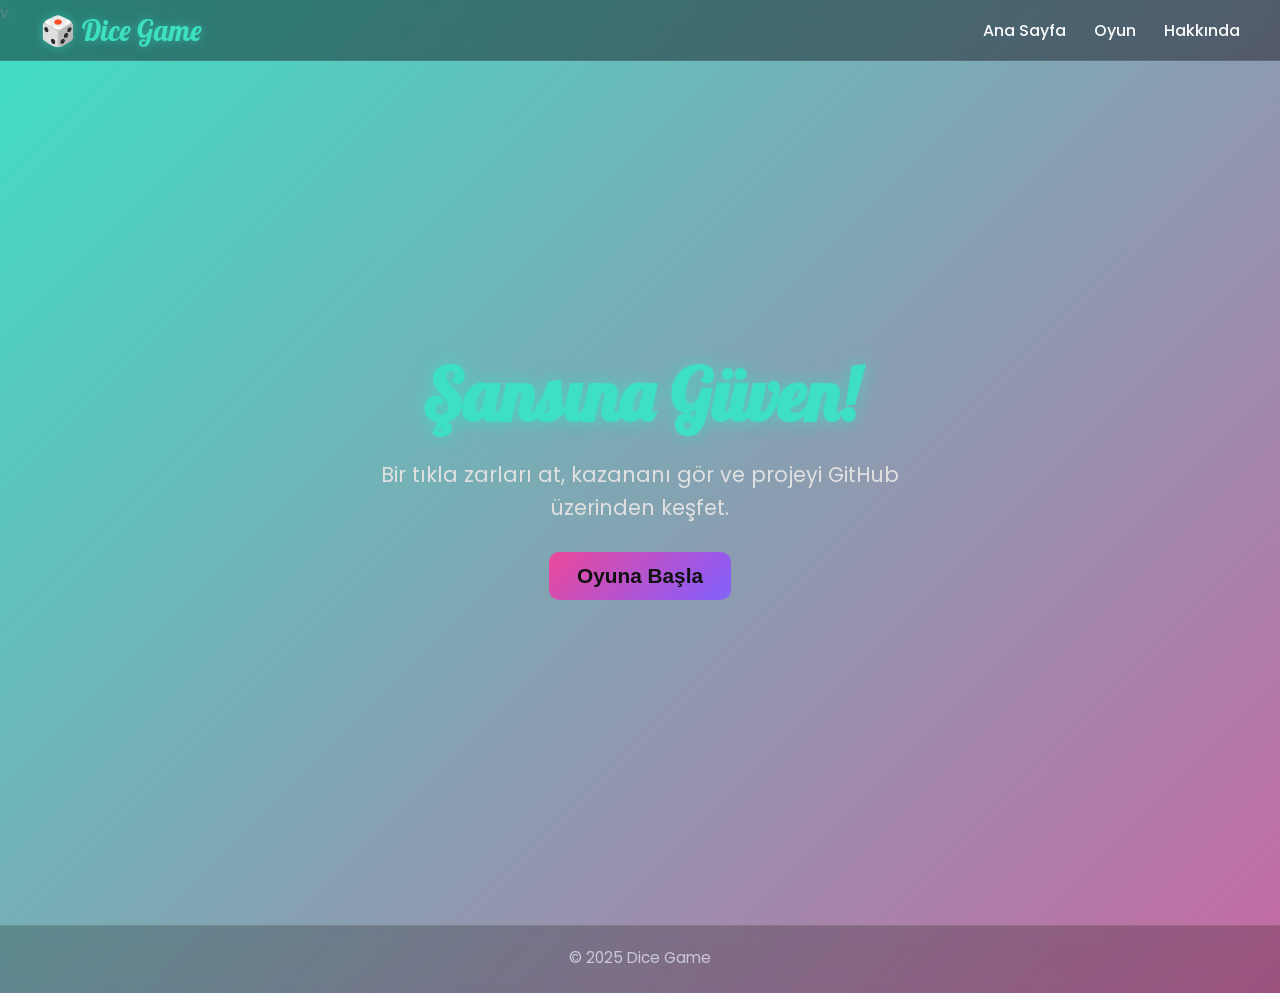
<file: index.html>
<!DOCTYPE html>
<html lang="tr">
<head>
  <meta charset="utf-8" />
  <meta name="viewport" content="width=device-width, initial-scale=1" />
  <title>🎲 Dice Game</title>

  <link rel="stylesheet" href="styles.css?v=5" />
  <link href="https://fonts.googleapis.com/css?family=Indie+Flower|Lobster|Poppins:wght@400;600&display=swap" rel="stylesheet" />
</head>
<body>
v
  <!-- HEADER -->
  <header class="header">
    <div class="logo">🎲 Dice Game</div>
    <nav class="nav">
      <a href="index.html">Ana Sayfa</a>
      <a href="dicee.html">Oyun</a>
      <a href="about.html">Hakkında</a>
    </nav>
  </header>

  <!-- GİRİŞ (TANITIM) -->
  <section class="intro">
    <div class="intro-content">
      <h1>Şansına Güven!</h1>
      <p>
        Bir tıkla zarları at, kazananı gör ve projeyi GitHub üzerinden keşfet.
      </p>

      <button class="btn start-btn" onclick="window.location.href='dicee.html'">
        Oyuna Başla
      </button>
    </div>
  </section>

  <footer>
    © 2025 Dice Game
  </footer>

</body>
</html>
</file>
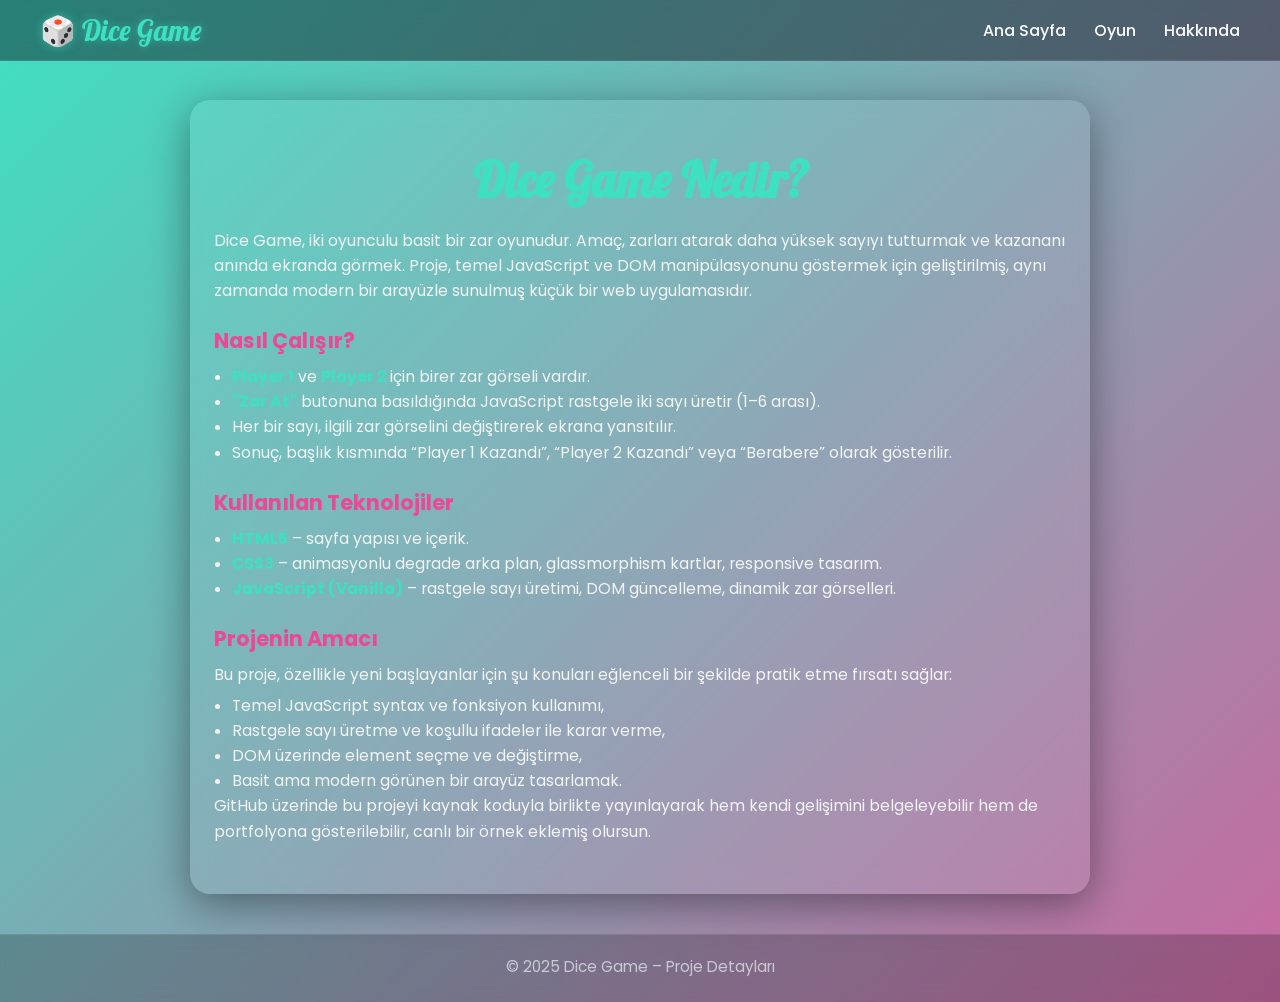
<file: about.html>
<!DOCTYPE html>
<html lang="tr">
<head>
  <meta charset="utf-8" />
  <meta name="viewport" content="width=device-width, initial-scale=1" />
  <title>🎲 Dice Game – Hakkında</title>

  <link rel="stylesheet" href="styles.css?v=5" />
  <link href="https://fonts.googleapis.com/css?family=Indie+Flower|Lobster|Poppins:wght@400;600&display=swap" rel="stylesheet" />
</head>
<body>

  <!-- HEADER -->
  <header class="header">
    <div class="logo">🎲 Dice Game</div>
    <nav class="nav">
      <a href="index.html">Ana Sayfa</a>
      <a href="dicee.html">Oyun</a>
      <a href="about.html">Hakkında</a>
    </nav>
  </header>

  <!-- HAKKINDA SAYFASI -->
  <section class="about-page">
    <div class="about-card">
      <h1>Dice Game Nedir?</h1>
      <p>
        Dice Game, iki oyunculu basit bir zar oyunudur. Amaç, zarları
        atarak daha yüksek sayıyı tutturmak ve kazananı anında ekranda görmek.
        Proje, temel JavaScript ve DOM manipülasyonunu göstermek için
        geliştirilmiş, aynı zamanda modern bir arayüzle sunulmuş küçük bir web uygulamasıdır.
      </p>

      <h2>Nasıl Çalışır?</h2>
      <ul>
        <li><strong>Player 1</strong> ve <strong>Player 2</strong> için birer zar görseli vardır.</li>
        <li><strong>"Zar At"</strong> butonuna basıldığında JavaScript rastgele iki sayı üretir (1–6 arası).</li>
        <li>Her bir sayı, ilgili zar görselini değiştirerek ekrana yansıtılır.</li>
        <li>Sonuç, başlık kısmında “Player 1 Kazandı”, “Player 2 Kazandı” veya “Berabere” olarak gösterilir.</li>
      </ul>

      <h2>Kullanılan Teknolojiler</h2>
      <ul>
        <li><strong>HTML5</strong> – sayfa yapısı ve içerik.</li>
        <li><strong>CSS3</strong> – animasyonlu degrade arka plan, glassmorphism kartlar, responsive tasarım.</li>
        <li><strong>JavaScript (Vanilla)</strong> – rastgele sayı üretimi, DOM güncelleme, dinamik zar görselleri.</li>
      </ul>

      <h2>Projenin Amacı</h2>
      <p>
        Bu proje, özellikle yeni başlayanlar için şu konuları eğlenceli bir şekilde pratik etme fırsatı sağlar:
      </p>
      <ul>
        <li>Temel JavaScript syntax ve fonksiyon kullanımı,</li>
        <li>Rastgele sayı üretme ve koşullu ifadeler ile karar verme,</li>
        <li>DOM üzerinde element seçme ve değiştirme,</li>
        <li>Basit ama modern görünen bir arayüz tasarlamak.</li>
      </ul>

      <p>
        GitHub üzerinde bu projeyi kaynak koduyla birlikte yayınlayarak hem
        kendi gelişimini belgeleyebilir hem de portfolyona gösterilebilir,
        canlı bir örnek eklemiş olursun.
      </p>
    </div>
  </section>

  <footer>
    © 2025 Dice Game – Proje Detayları
  </footer>

</body>
</html>
</file>
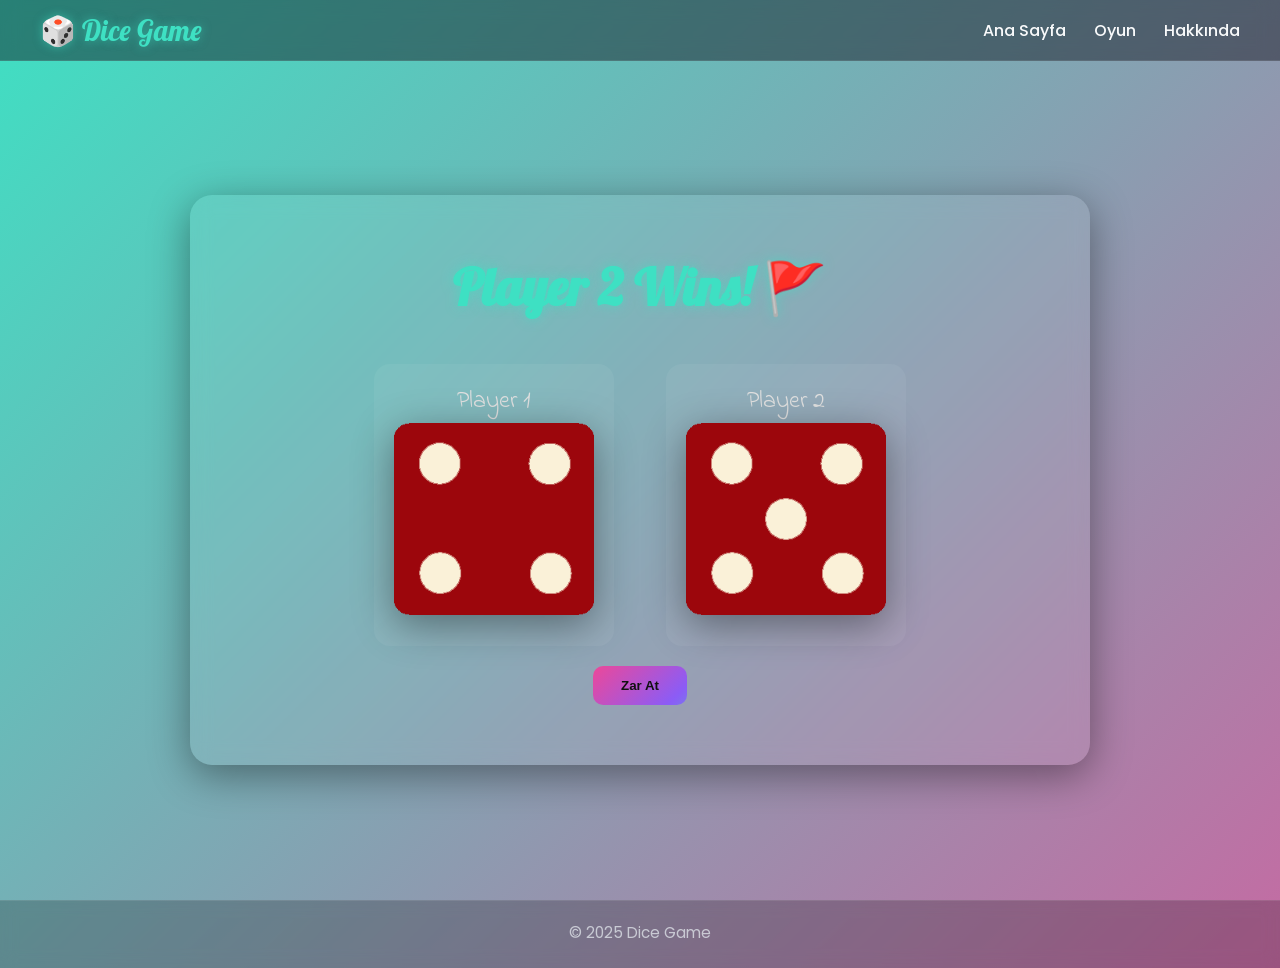
<file: dicee.html>
<!DOCTYPE html>
<html lang="tr">
<head>
  <meta charset="utf-8" />
  <meta name="viewport" content="width=device-width, initial-scale=1" />
  <title>🎲 Dice Game – Oyun</title>

  <link rel="stylesheet" href="styles.css?v=5" />
  <link href="https://fonts.googleapis.com/css?family=Indie+Flower|Lobster|Poppins:wght@400;600&display=swap" rel="stylesheet" />
</head>
<body>

  <!-- HEADER -->
  <header class="header">
    <div class="logo">🎲 Dice Game</div>
    <nav class="nav">
      <a href="index.html">Ana Sayfa</a>
      <a href="dicee.html">Oyun</a>
      <a href="about.html">Hakkında</a>
    </nav>
  </header>

  <!-- OYUN SAYFASI -->
  <section class="game-page">
    <div class="container">
      <h1>Dice Game</h1>

      <div class="dice">
        <p>Player 1</p>
        <img class="img1" src="images/dice6.png" alt="Player 1 dice" />
      </div>

      <div class="dice">
        <p>Player 2</p>
        <img class="img2" src="images/dice6.png" alt="Player 2 dice" />
      </div>

      <div class="actions">
        <button id="rollButton" class="btn">Zar At</button>
      </div>
    </div>
  </section>

  <footer>
    © 2025 Dice Game
  </footer>

  <script src="index.js?v=5" defer></script>
</body>
</html>
</file>
<file: styles.css>
/* 🎲 Dice Game – Color Theory Edition */

/* Reset */
* { box-sizing: border-box; margin: 0; padding: 0; }
html, body { height: 100%; scroll-behavior: smooth; }

/* ===== ANIMATED BACKGROUND ===== */
body {
  font-family: "Poppins", sans-serif;
  background: linear-gradient(-45deg, #4C1D95, #8B5CF6, #EC4899, #3EE0C3);
  background-size: 400% 400%;
  animation: gradientShift 12s ease infinite;
  color: #F9FAFB;
  overflow-x: hidden;
}

@keyframes gradientShift {
  0% { background-position: 0% 50%; }
  50% { background-position: 100% 50%; }
  100% { background-position: 0% 50%; }
}

/* ===== HEADER ===== */
.header {
  position: fixed;
  top: 0; left: 0; right: 0;
  background: rgba(15, 15, 25, 0.45);
  backdrop-filter: blur(10px);
  display: flex;
  justify-content: space-between;
  align-items: center;
  padding: 12px 40px;
  z-index: 10;
  border-bottom: 1px solid rgba(255,255,255,0.08);
}
.logo {
  font-family: "Lobster", cursive;
  font-size: 1.8rem;
  color: #3EE0C3;
  text-shadow: 0 0 10px rgba(62, 224, 195, 0.5);
}
.nav a {
  color: #F9FAFB;
  text-decoration: none;
  margin-left: 24px;
  font-weight: 500;
  transition: color 0.2s ease;
}
.nav a:hover { color: #EC4899; }

/* ===== INTRO ===== */
.intro {
  min-height: 100vh;
  display: flex;
  flex-direction: column;
  align-items: center;
  justify-content: center;
  text-align: center;
  padding: 0 20px;
}
.intro-content h1 {
  font-family: "Lobster", cursive;
  font-size: clamp(2.5rem, 6vw, 4.5rem);
  color: #3EE0C3;
  text-shadow: 0 0 18px rgba(62, 224, 195, 0.7);
}
.intro-content p {
  font-family: "Poppins", sans-serif;
  font-size: clamp(1rem, 2vw, 1.3rem);
  color: #E0E0E0;
  margin: 18px 0 28px;
  max-width: 600px;
  line-height: 1.6;
}
.start-btn {
  font-size: 1.3rem;
  padding: 14px 30px;
}

/* ===== BUTTON ===== */
.btn {
  background: linear-gradient(135deg, #EC4899, #8B5CF6, #3EE0C3);
  background-size: 200% auto;
  color: #111;
  font-weight: 600;
  border: none;
  border-radius: 10px;
  padding: 12px 28px;
  cursor: pointer;
  transition: background-position 0.4s ease, transform 0.2s ease;
}
.btn:hover {
  background-position: right center;
  transform: translateY(-2px);
  box-shadow: 0 6px 18px rgba(236, 72, 153, 0.35);
}

/* ===== GAME PAGE ===== */
.game-page {
  min-height: 100vh;
  display: flex;
  align-items: center;
  justify-content: center;
  padding: 100px 20px 40px;
}

.container {
  width: min(900px, 92vw);
  background: rgba(255,255,255,0.07);
  border-radius: 22px;
  padding: 60px 20px;
  box-shadow: 0 10px 40px rgba(0,0,0,0.4);
  backdrop-filter: blur(10px);
  text-align: center;
}
.container h1 {
  font-family: "Lobster", cursive;
  font-size: clamp(2rem, 6vw, 3.2rem);
  color: #3EE0C3;
  margin-bottom: 25px;
  text-shadow: 0 0 12px rgba(62,224,195,0.6);
}
.dice p {
  font-family: "Indie Flower", cursive;
  color: #E0E0E0;
  font-size: 1.5rem;
}
.dice {
  display: inline-block;
  margin: 20px 24px;
  padding: 20px;
  border-radius: 16px;
  background: rgba(255,255,255,0.05);
  transition: transform 0.25s ease, box-shadow 0.25s ease;
}
.dice:hover {
  transform: translateY(-4px);
  box-shadow: 0 10px 25px rgba(236,72,153,0.35);
}
img {
  width: clamp(120px, 28vw, 200px);
  border-radius: 12px;
  filter: drop-shadow(0 10px 20px rgba(0,0,0,0.4));
}

/* ===== ABOUT PAGE ===== */
.about-page {
  min-height: 100vh;
  display: flex;
  align-items: center;
  justify-content: center;
  padding: 100px 20px 40px;
}
.about-card {
  width: min(900px, 92vw);
  background: rgba(255,255,255,0.07);
  border-radius: 20px;
  padding: 50px 24px;
  box-shadow: 0 10px 40px rgba(0,0,0,0.4);
  backdrop-filter: blur(10px);
}
.about-card h1 {
  font-family: "Lobster", cursive;
  font-size: clamp(2rem, 6vw, 3rem);
  color: #3EE0C3;
  margin-bottom: 18px;
  text-align: center;
}
.about-card h2 {
  font-size: 1.3rem;
  margin-top: 22px;
  margin-bottom: 8px;
  color: #EC4899;
}
.about-card p,
.about-card li {
  font-family: "Poppins", sans-serif;
  font-size: 0.98rem;
  line-height: 1.6;
  color: #F3F4F6;
}
.about-card ul {
  margin-left: 18px;
  margin-top: 6px;
}
.about-card strong { color: #3EE0C3; }

/* ===== FOOTER ===== */
footer {
  text-align: center;
  padding: 20px 0 24px;
  color: #D1D5DB;
  font-size: 0.95rem;
  opacity: 0.85;
  border-top: 1px solid rgba(255,255,255,0.1);
  background: rgba(0,0,0,0.25);
  backdrop-filter: blur(8px);
}

/* ===== RESPONSIVE ===== */
@media (max-width: 700px) {
  .dice { display: block; margin: 20px auto; }
  .nav { display: none; }
  .logo { font-size: 1.5rem; }
}
</file>
